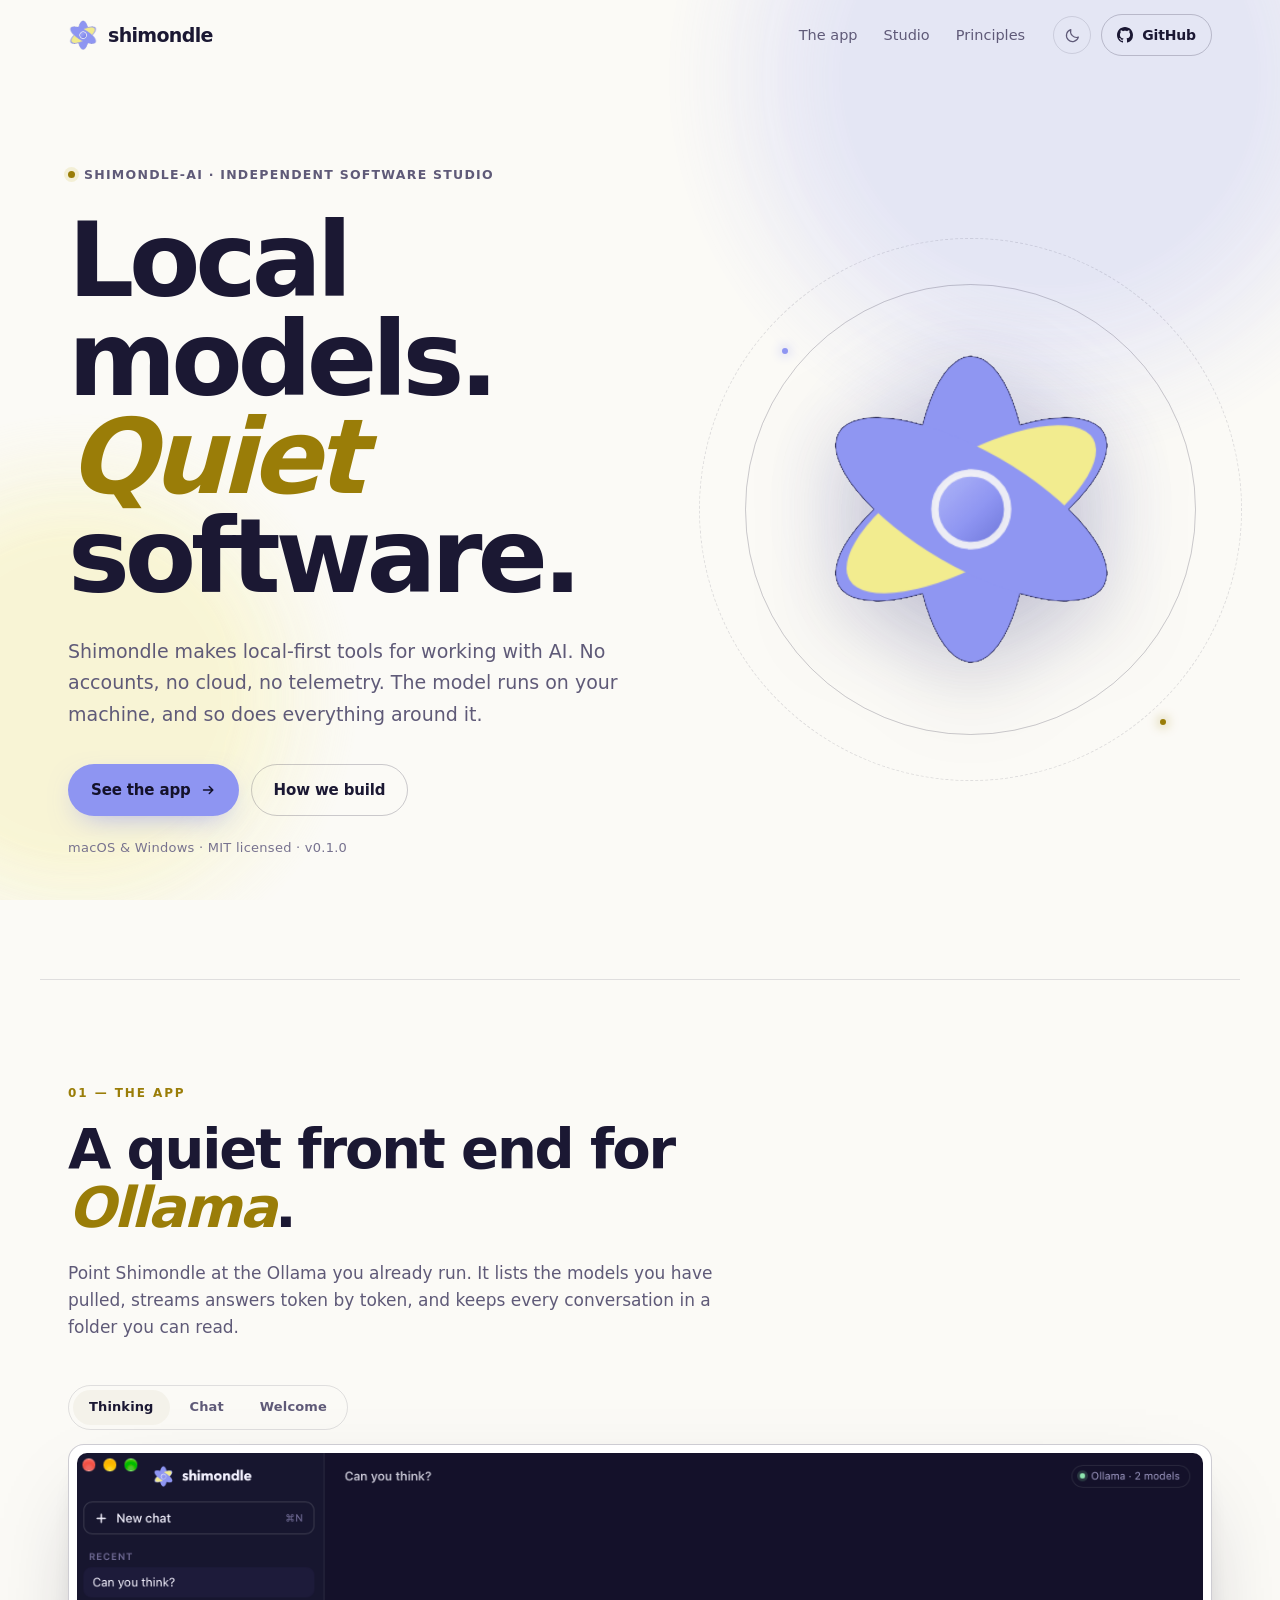
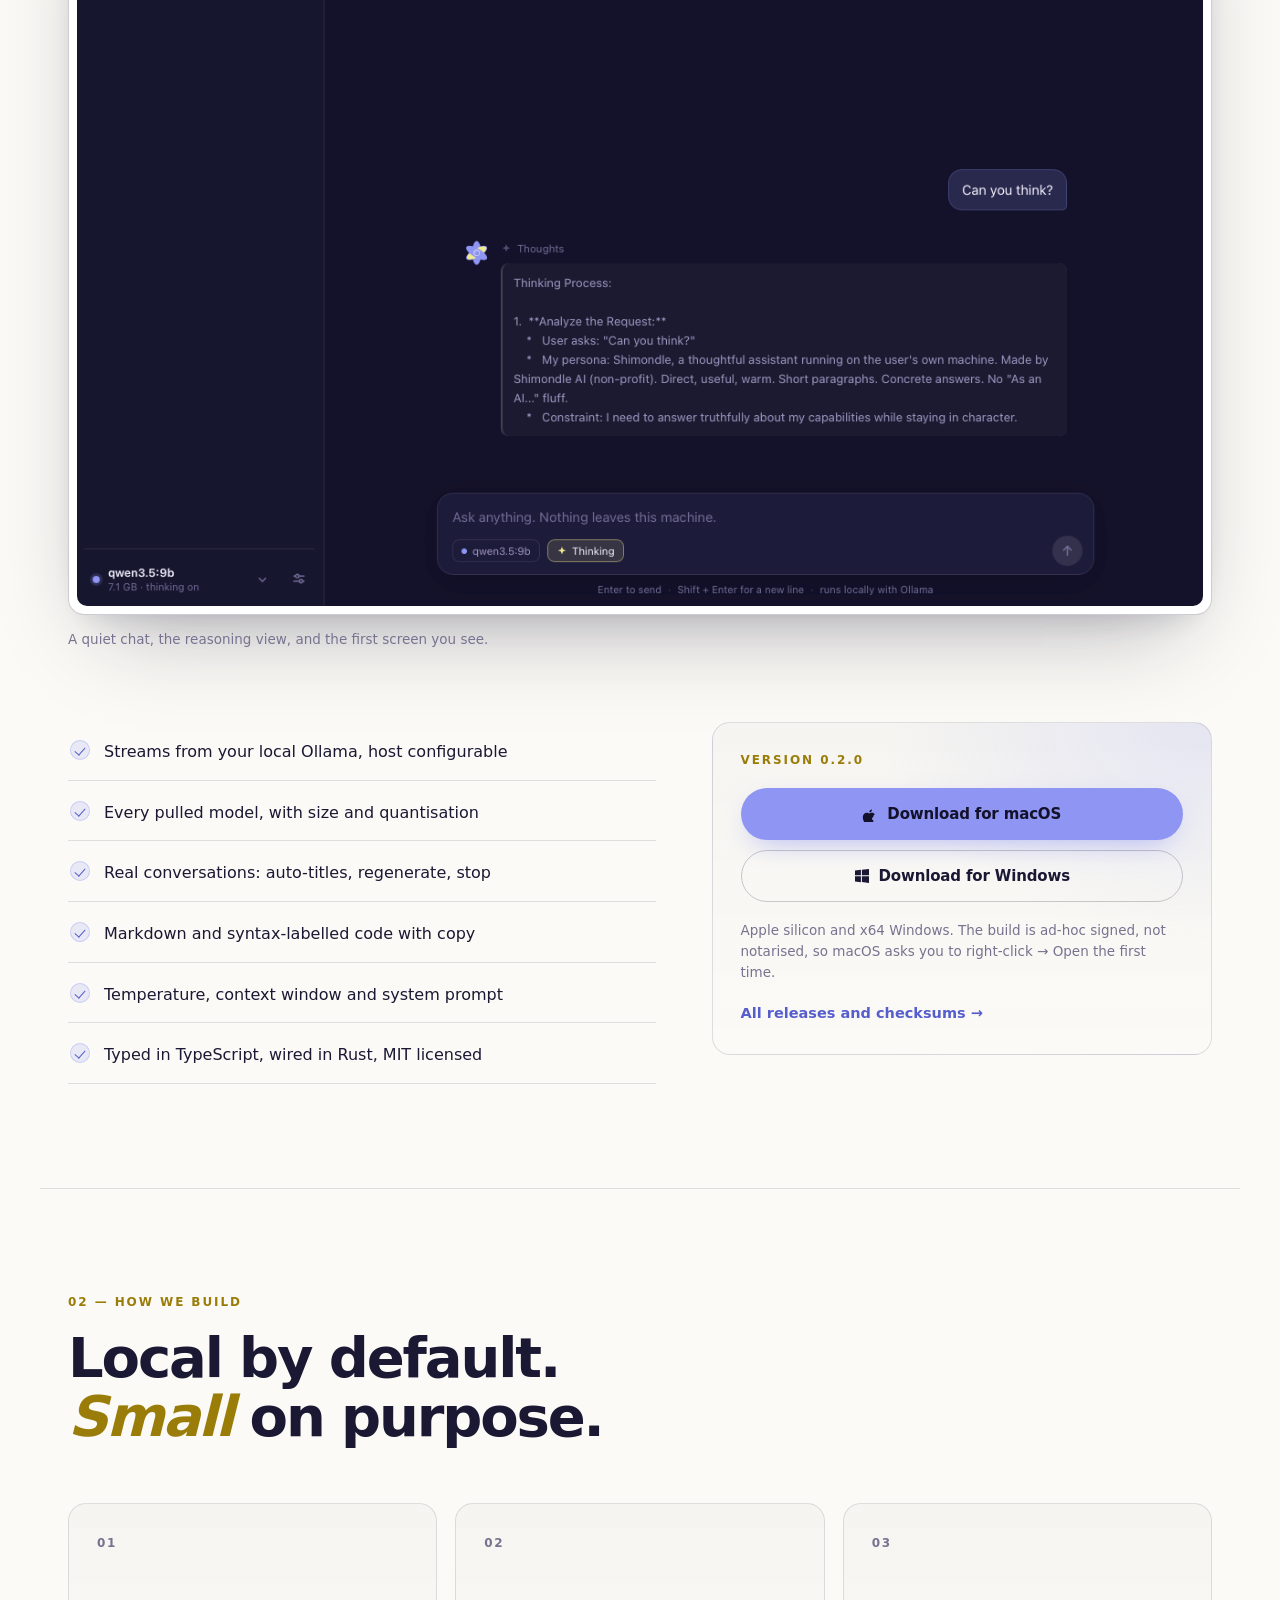
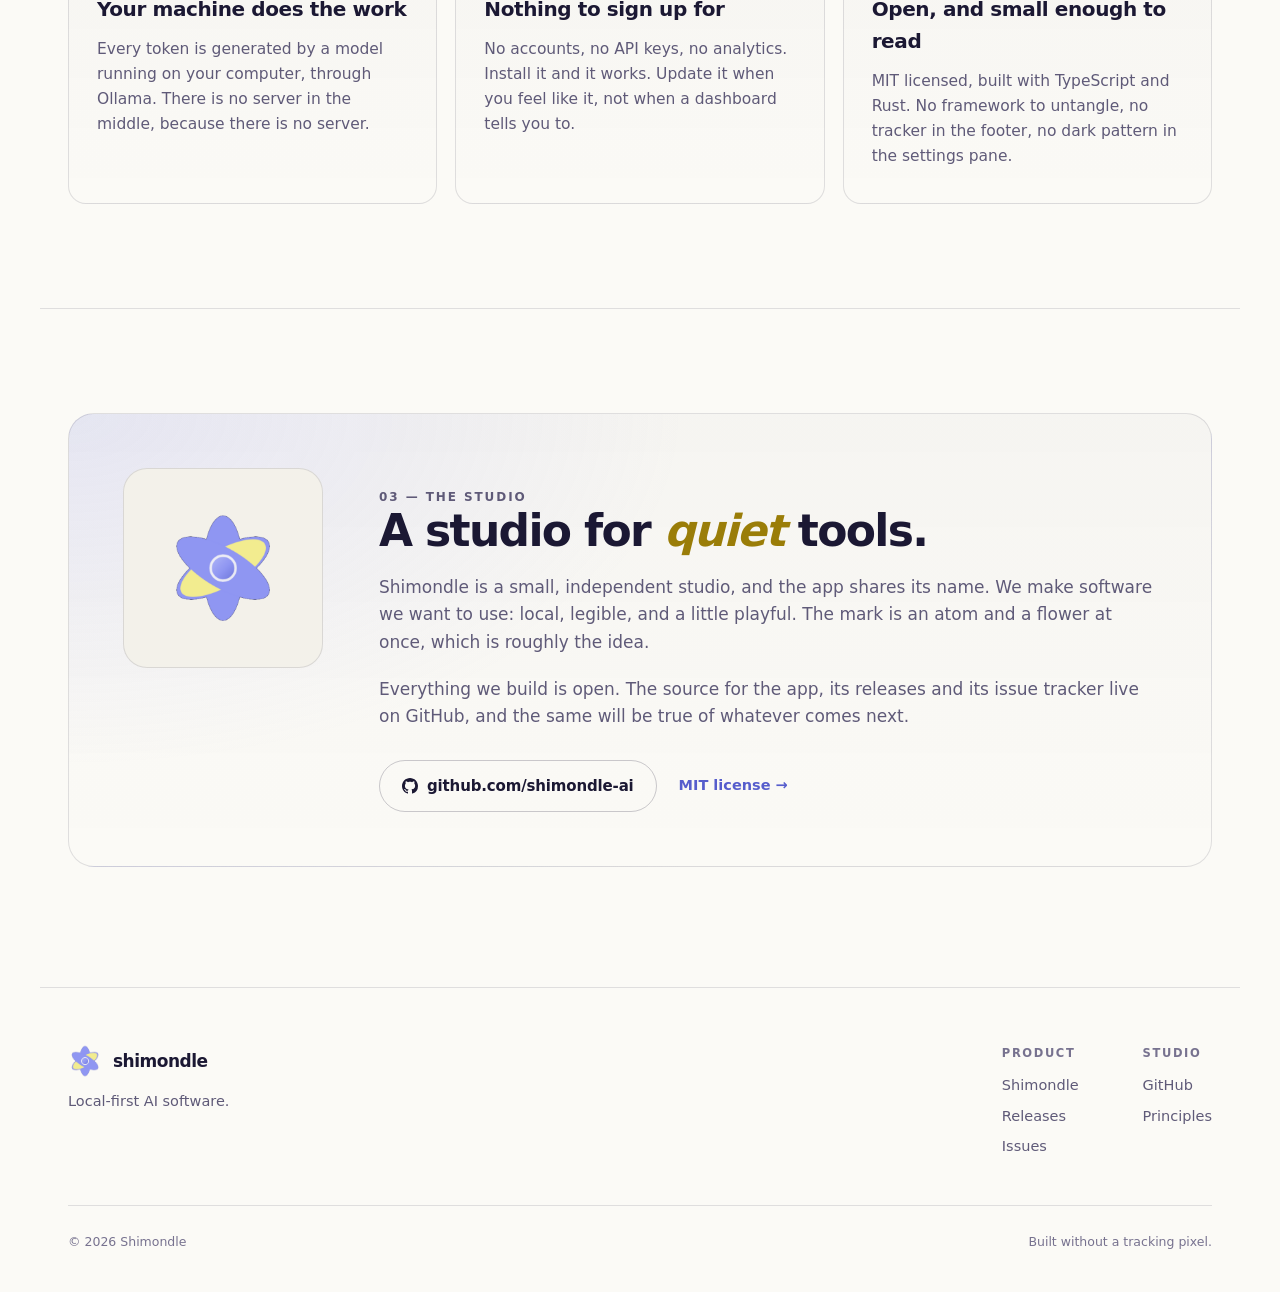
<file: index.html>
<!doctype html>
<html lang="en" data-theme="dark">
<head>
<meta charset="utf-8">
<meta name="viewport" content="width=device-width, initial-scale=1">
<title>Shimondle — local-first AI software</title>
<meta name="description" content="Shimondle is an independent studio building local-first AI software. Its first app is a quiet desktop front end for Ollama: no accounts, no cloud, no telemetry.">
<meta name="theme-color" content="#14122a">
<link rel="icon" href="assets/favicon-32.png" sizes="32x32" type="image/png">
<link rel="icon" href="assets/favicon-64.png" sizes="64x64" type="image/png">
<link rel="apple-touch-icon" href="assets/apple-touch-icon.png">
<meta property="og:type" content="website">
<meta property="og:site_name" content="Shimondle">
<meta property="og:title" content="Shimondle — local-first AI software">
<meta property="og:description" content="A small studio for local-first AI tools. No accounts, no cloud, no telemetry.">
<meta property="og:image" content="https://shimondle-ai.github.io/assets/og.png">
<meta property="og:url" content="https://shimondle-ai.github.io/">
<meta name="twitter:card" content="summary_large_image">
<link rel="stylesheet" href="styles.css">
<script type="application/ld+json">
{
  "@context": "https://schema.org",
  "@type": "Organization",
  "name": "Shimondle",
  "url": "https://shimondle-ai.github.io/",
  "logo": "https://shimondle-ai.github.io/assets/icon-512.png",
  "description": "An independent studio building local-first AI software.",
  "sameAs": ["https://github.com/shimondle-ai"]
}
</script>
</head>
<body>

<a class="skip" href="#main">Skip to content</a>

<div class="atmosphere" aria-hidden="true">
  <div class="glow glow-a"></div>
  <div class="glow glow-b"></div>
  <div class="grain"></div>
</div>

<header class="nav">
  <div class="nav-inner">
  <a class="brand" href="#top" aria-label="Shimondle home">
    <img class="brand-mark" src="assets/mark-dark.png" alt="" width="30" height="30">
    <span class="brand-word">shimondle</span>
  </a>

  <nav class="nav-links" aria-label="Main">
    <a href="#app">The app</a>
    <a href="#studio">Studio</a>
    <a href="#principles">Principles</a>
  </nav>

  <div class="nav-actions">
    <button class="theme-toggle" id="theme-toggle" type="button" aria-label="Switch to light theme" title="Switch theme">
      <svg class="icon-sun" viewBox="0 0 24 24" aria-hidden="true"><circle cx="12" cy="12" r="4.2"/><path d="M12 2.2v2.4M12 19.4v2.4M2.2 12h2.4M19.4 12h2.4M5.1 5.1l1.7 1.7M17.2 17.2l1.7 1.7M18.9 5.1l-1.7 1.7M6.8 17.2l-1.7 1.7"/></svg>
      <svg class="icon-moon" viewBox="0 0 24 24" aria-hidden="true"><path d="M20.3 14.4A8.6 8.6 0 0 1 9.6 3.7a8.6 8.6 0 1 0 10.7 10.7Z"/></svg>
    </button>
    <a class="btn btn-small btn-ghost" href="https://github.com/shimondle-ai" target="_blank" rel="noopener">
      <svg viewBox="0 0 16 16" aria-hidden="true"><path d="M8 0C3.58 0 0 3.58 0 8c0 3.54 2.29 6.53 5.47 7.59.4.07.55-.17.55-.38 0-.19-.01-.82-.01-1.49-2.01.37-2.53-.49-2.69-.94-.09-.23-.48-.94-.82-1.13-.28-.15-.68-.52-.01-.53.63-.01 1.08.58 1.23.82.72 1.21 1.87.87 2.33.66.07-.52.28-.87.51-1.07-1.78-.2-3.64-.89-3.64-3.95 0-.87.31-1.59.82-2.15-.08-.2-.36-1.02.08-2.12 0 0 .67-.21 2.2.82.64-.18 1.32-.27 2-.27s1.36.09 2 .27c1.53-1.04 2.2-.82 2.2-.82.44 1.1.16 1.92.08 2.12.51.56.82 1.27.82 2.15 0 3.07-1.87 3.75-3.65 3.95.29.25.54.73.54 1.48 0 1.07-.01 1.93-.01 2.2 0 .21.15.46.55.38A8.01 8.01 0 0 0 16 8c0-4.42-3.58-8-8-8Z"/></svg>
      GitHub
    </a>
  </div>
  </div>
</header>

<main id="main">

  <section class="hero" id="top">
    <div class="hero-copy">
      <p class="eyebrow"><span class="dot" aria-hidden="true"></span> shimondle-ai · independent software studio</p>
      <h1>Local models.<br><em>Quiet</em> software.</h1>
      <p class="lede">
        Shimondle makes local-first tools for working with AI. No accounts, no
        cloud, no telemetry. The model runs on your machine, and so does
        everything around it.
      </p>
      <div class="cta">
        <a class="btn btn-primary" href="#app">
          See the app
          <svg viewBox="0 0 16 16" aria-hidden="true"><path d="M2.8 8a.75.75 0 0 1 .75-.75h7.44L8.77 5.03a.75.75 0 1 1 1.06-1.06l3.5 3.5a.75.75 0 0 1 0 1.06l-3.5 3.5a.75.75 0 1 1-1.06-1.06l2.22-2.22H3.55A.75.75 0 0 1 2.8 8Z"/></svg>
        </a>
        <a class="btn btn-ghost" href="#principles">How we build</a>
      </div>
      <p class="hero-note">macOS &amp; Windows · MIT licensed · v0.1.0</p>
    </div>

    <div class="hero-mark" aria-hidden="true">
      <div class="orbit orbit-a"></div>
      <div class="orbit orbit-b"></div>
      <div class="mark-glow"></div>
      <img class="bloom" src="assets/mark-hi.png" alt="" width="360" height="360">
    </div>
  </section>

  <section class="section app" id="app">
    <div class="section-head">
      <p class="kicker">01 — The app</p>
      <h2>A quiet front end for <em>Ollama</em>.</h2>
      <p class="section-lede">
        Point Shimondle at the Ollama you already run. It lists the models you
        have pulled, streams answers token by token, and keeps every
        conversation in a folder you can read.
      </p>
    </div>

    <div class="shots">
      <div class="shot-tabs" role="group" aria-label="Screenshot view">
        <button class="shot-tab is-active" type="button" data-shot="thinking" aria-pressed="true">Thinking</button>
        <button class="shot-tab" type="button" data-shot="chat" aria-pressed="false">Chat</button>
        <button class="shot-tab" type="button" data-shot="welcome" aria-pressed="false">Welcome</button>
      </div>
      <figure class="shot">
        <img id="app-shot" src="assets/thinking.png" alt="Shimondle in its dark indigo theme, showing a model's reasoning in an expanded Thoughts panel." width="1233" height="824" loading="lazy">
      </figure>
      <p class="shot-caption">A quiet chat, the reasoning view, and the first screen you see.</p>
    </div>

    <div class="app-grid">
      <ul class="features">
        <li><span class="tick" aria-hidden="true"></span>Streams from your local Ollama, host configurable</li>
        <li><span class="tick" aria-hidden="true"></span>Every pulled model, with size and quantisation</li>
        <li><span class="tick" aria-hidden="true"></span>Real conversations: auto-titles, regenerate, stop</li>
        <li><span class="tick" aria-hidden="true"></span>Markdown and syntax-labelled code with copy</li>
        <li><span class="tick" aria-hidden="true"></span>Temperature, context window and system prompt</li>
        <li><span class="tick" aria-hidden="true"></span>Typed in TypeScript, wired in Rust, MIT licensed</li>
      </ul>

      <div class="download">
        <p class="kicker">Version 0.2.0</p>
        <div class="dl-buttons">
          <a class="btn btn-primary" href="https://github.com/shimondle-ai/shimondle/releases/download/v0.2.0/Shimondle_0.2.0_aarch64.dmg">
            <svg viewBox="0 0 16 16" aria-hidden="true"><path d="M11.18 11.15c-.02-1.94 1.58-2.87 1.65-2.92-.9-1.32-2.3-1.5-2.79-1.52-1.18-.12-2.3.7-2.9.7-.6 0-1.53-.68-2.52-.66-1.3.02-2.5.76-3.16 1.92-1.35 2.35-.35 5.82.97 7.73.64.93 1.4 1.98 2.04 1.94.82-.03 1.13-.53 2.12-.53.99 0 1.27.53 2.13.51.88-.02 1.44-.8 1.98-1.74.62-.92.88-1.81.9-1.86-.02-.01-1.72-.66-1.74-2.62zM9.3 5.4c.44-.53.74-1.27.66-2-.64.03-1.42.43-1.88.96-.41.47-.77 1.22-.67 1.94.71.06 1.43-.36 1.89-.9z"/></svg>
            Download for macOS
          </a>
          <a class="btn btn-ghost" href="https://github.com/shimondle-ai/shimondle/releases/download/v0.2.0/Shimondle_0.2.0_x64-setup.exe">
            <svg viewBox="0 0 16 16" aria-hidden="true"><path d="M1 2.6 6.9 1.8v5.5H1V2.6Zm6.9-.9L15 1v6.3H7.9V1.7ZM1 8.3h5.9v5.9L1 13.4V8.3Zm6.9 0H15V15l-7.1-1V8.3Z"/></svg>
            Download for Windows
          </a>
        </div>
        <p class="dl-note">
          Apple silicon and x64 Windows. The build is ad-hoc signed, not
          notarised, so macOS asks you to right-click → Open the first time.
        </p>
        <a class="text-link" href="https://github.com/shimondle-ai/shimondle/releases">All releases and checksums <span aria-hidden="true">→</span></a>
      </div>
    </div>
  </section>

  <section class="section principles" id="principles">
    <div class="section-head">
      <p class="kicker">02 — How we build</p>
      <h2>Local by default.<br><em>Small</em> on purpose.</h2>
    </div>
    <div class="cards">
      <article class="card">
        <span class="card-num">01</span>
        <h3>Your machine does the work</h3>
        <p>Every token is generated by a model running on your computer, through Ollama. There is no server in the middle, because there is no server.</p>
      </article>
      <article class="card">
        <span class="card-num">02</span>
        <h3>Nothing to sign up for</h3>
        <p>No accounts, no API keys, no analytics. Install it and it works. Update it when you feel like it, not when a dashboard tells you to.</p>
      </article>
      <article class="card">
        <span class="card-num">03</span>
        <h3>Open, and small enough to read</h3>
        <p>MIT licensed, built with TypeScript and Rust. No framework to untangle, no tracker in the footer, no dark pattern in the settings pane.</p>
      </article>
    </div>
  </section>

  <section class="section studio" id="studio">
    <div class="studio-inner">
      <div class="studio-mark" aria-hidden="true">
        <img src="assets/mark-hi.png" alt="" width="120" height="120">
      </div>
      <div class="studio-copy">
        <p class="kicker">03 — The studio</p>
        <h2>A studio for <em>quiet</em> tools.</h2>
        <p>
          Shimondle is a small, independent studio, and the app shares its name.
          We make software we want to use: local, legible, and a little playful.
          The mark is an atom and a flower at once, which is roughly the idea.
        </p>
        <p>
          Everything we build is open. The source for the app, its releases and
          its issue tracker live on GitHub, and the same will be true of whatever
          comes next.
        </p>
        <div class="studio-links">
          <a class="btn btn-ghost" href="https://github.com/shimondle-ai" target="_blank" rel="noopener">
            <svg viewBox="0 0 16 16" aria-hidden="true"><path d="M8 0C3.58 0 0 3.58 0 8c0 3.54 2.29 6.53 5.47 7.59.4.07.55-.17.55-.38 0-.19-.01-.82-.01-1.49-2.01.37-2.53-.49-2.69-.94-.09-.23-.48-.94-.82-1.13-.28-.15-.68-.52-.01-.53.63-.01 1.08.58 1.23.82.72 1.21 1.87.87 2.33.66.07-.52.28-.87.51-1.07-1.78-.2-3.64-.89-3.64-3.95 0-.87.31-1.59.82-2.15-.08-.2-.36-1.02.08-2.12 0 0 .67-.21 2.2.82.64-.18 1.32-.27 2-.27s1.36.09 2 .27c1.53-1.04 2.2-.82 2.2-.82.44 1.1.16 1.92.08 2.12.51.56.82 1.27.82 2.15 0 3.07-1.87 3.75-3.65 3.95.29.25.54.73.54 1.48 0 1.07-.01 1.93-.01 2.2 0 .21.15.46.55.38A8.01 8.01 0 0 0 16 8c0-4.42-3.58-8-8-8Z"/></svg>
            github.com/shimondle-ai
          </a>
          <a class="text-link" href="https://github.com/shimondle-ai/shimondle/blob/main/LICENSE">MIT license <span aria-hidden="true">→</span></a>
        </div>
      </div>
    </div>
  </section>

</main>

<footer class="footer">
  <div class="footer-main">
    <div class="footer-brand">
      <img src="assets/mark-hi.png" alt="" width="34" height="34">
      <span>shimondle</span>
    </div>
    <p class="footer-tag">Local-first AI software.</p>
  </div>
  <div class="footer-cols">
    <div>
      <h4>Product</h4>
      <a href="https://github.com/shimondle-ai/shimondle">Shimondle</a>
      <a href="https://github.com/shimondle-ai/shimondle/releases">Releases</a>
      <a href="https://github.com/shimondle-ai/shimondle/issues">Issues</a>
    </div>
    <div>
      <h4>Studio</h4>
      <a href="https://github.com/shimondle-ai">GitHub</a>
      <a href="#principles">Principles</a>
    </div>
  </div>
  <div class="footer-base">
    <span>© <span id="year">2026</span> Shimondle</span>
    <span>Built without a tracking pixel.</span>
  </div>
</footer>

<script src="script.js"></script>
</body>
</html>
</file>
<file: styles.css>
/* ------------------------------------------------------------------
   Shimondle — shimondle-ai.github.io
   Palette: periwinkle #8E95F2, butter #F2EB8E, indigo #14122A
   ------------------------------------------------------------------ */

:root {
  --bg: #14122a;
  --bg-2: #171530;
  --panel: #1d1a3a;
  --panel-2: #262150;
  --ink: #f3f1ff;
  --muted: #a9a4ce;
  --faint: #7c77a3;
  --line: rgba(255, 255, 255, 0.09);
  --line-strong: rgba(255, 255, 255, 0.16);
  --accent: #8e95f2;
  --accent-ink: #bcc0fb;
  --accent-soft: rgba(142, 149, 242, 0.14);
  --butter: #f2eb8e;
  --butter-soft: rgba(242, 235, 142, 0.12);
  --nav-bg: rgba(20, 18, 42, 0.72);
  --glow-a: rgba(142, 149, 242, 0.20);
  --glow-b: rgba(242, 235, 142, 0.09);
  --card-bg: linear-gradient(180deg, rgba(255, 255, 255, 0.035), rgba(255, 255, 255, 0));
  --shadow: 0 40px 90px -30px rgba(4, 3, 14, 0.9), 0 14px 34px -18px rgba(4, 3, 14, 0.8);
  --radius: 18px;
  color-scheme: dark;
}

html[data-theme="light"] {
  --bg: #fbfaf6;
  --bg-2: #f3f1ea;
  --panel: #ffffff;
  --panel-2: #f4f2ea;
  --ink: #1b1833;
  --muted: #5f5a78;
  --faint: #77728f;
  --line: rgba(27, 24, 51, 0.12);
  --line-strong: rgba(27, 24, 51, 0.22);
  --accent: #8e95f2;
  --accent-ink: #565dcc;
  --accent-soft: rgba(142, 149, 242, 0.16);
  --butter: #9a7d08;
  --butter-soft: rgba(194, 178, 26, 0.14);
  --nav-bg: rgba(251, 250, 246, 0.78);
  --glow-a: rgba(142, 149, 242, 0.22);
  --glow-b: rgba(242, 235, 142, 0.35);
  --card-bg: linear-gradient(180deg, rgba(27, 24, 51, 0.025), rgba(27, 24, 51, 0));
  --shadow: 0 40px 90px -34px rgba(27, 24, 51, 0.35), 0 14px 34px -20px rgba(27, 24, 51, 0.22);
  color-scheme: light;
}

* { box-sizing: border-box; }

html {
  overflow-x: clip;
  scroll-behavior: smooth;
  scroll-padding-top: 96px;
  -webkit-text-size-adjust: 100%;
}

body {
  margin: 0;
  background: var(--bg);
  color: var(--ink);
  font-family: "Avenir Next", Avenir, -apple-system, BlinkMacSystemFont, "SF Pro Text", "Segoe UI", system-ui, sans-serif;
  font-size: 17px;
  line-height: 1.6;
  -webkit-font-smoothing: antialiased;
  overflow-x: hidden;
}

img { max-width: 100%; display: block; }

a { color: inherit; }

::selection { background: var(--accent); color: #14122a; }

:focus-visible {
  outline: 2px solid var(--accent);
  outline-offset: 3px;
  border-radius: 6px;
}

.skip {
  position: absolute;
  left: 16px;
  top: -60px;
  z-index: 100;
  padding: 10px 16px;
  border-radius: 10px;
  background: var(--panel-2);
  color: var(--ink);
  text-decoration: none;
  transition: top 0.2s ease;
}
.skip:focus { top: 16px; }

/* ---------- atmosphere ---------- */

.atmosphere {
  position: fixed;
  inset: 0;
  z-index: -1;
  pointer-events: none;
  overflow: hidden;
}

.glow {
  position: absolute;
  border-radius: 50%;
  filter: blur(60px);
  opacity: 0.9;
  -webkit-mask-image: radial-gradient(circle, #000 38%, transparent 72%);
  mask-image: radial-gradient(circle, #000 38%, transparent 72%);
}

.glow-a {
  width: 60vw;
  height: 60vw;
  max-width: 900px;
  max-height: 900px;
  top: -24vw;
  right: -12vw;
  background: var(--glow-a);
}

.glow-b {
  width: 44vw;
  height: 44vw;
  max-width: 640px;
  max-height: 640px;
  top: 46vh;
  left: -16vw;
  background: var(--glow-b);
}

.grain {
  position: absolute;
  inset: 0;
  opacity: 0.16;
  background-image: radial-gradient(rgba(255, 255, 255, 0.22) 0.6px, transparent 0.6px);
  background-size: 22px 22px;
  mask-image: linear-gradient(180deg, rgba(0, 0, 0, 0.7), transparent 70%);
}

html[data-theme="light"] .grain {
  opacity: 0.3;
  background-image: radial-gradient(rgba(27, 24, 51, 0.22) 0.6px, transparent 0.6px);
}

/* ---------- nav ---------- */

.nav {
  position: sticky;
  top: 0;
  z-index: 40;
  background: transparent;
  border-bottom: 1px solid transparent;
  transition: background 0.25s ease, border-color 0.25s ease;
}

body.scrolled .nav {
  background: var(--nav-bg);
  backdrop-filter: saturate(160%) blur(16px);
  -webkit-backdrop-filter: saturate(160%) blur(16px);
  border-bottom-color: var(--line);
}

.nav-inner {
  display: flex;
  align-items: center;
  gap: 28px;
  max-width: 1200px;
  margin: 0 auto;
  padding: 14px 28px;
}

body.scrolled .nav { border-bottom-color: var(--line); }

.brand {
  display: inline-flex;
  align-items: center;
  gap: 10px;
  text-decoration: none;
  margin-right: auto;
  -webkit-user-select: none;
  user-select: none;
}

.brand-mark { width: 30px; height: 30px; }

.brand-word {
  font-weight: 700;
  font-size: 19px;
  letter-spacing: -0.035em;
}

.nav-links {
  display: flex;
  align-items: center;
  gap: 26px;
}

.nav-links a {
  font-size: 14.5px;
  color: var(--muted);
  text-decoration: none;
  transition: color 0.18s ease;
}

.nav-links a:hover { color: var(--ink); }

.nav-actions { display: flex; align-items: center; gap: 10px; }

.theme-toggle {
  display: grid;
  place-items: center;
  width: 38px;
  height: 38px;
  padding: 0;
  border: 1px solid var(--line);
  border-radius: 50%;
  background: transparent;
  color: var(--muted);
  cursor: pointer;
  transition: color 0.18s ease, border-color 0.18s ease, background 0.18s ease;
}

.theme-toggle:hover {
  color: var(--ink);
  border-color: var(--line-strong);
  background: var(--accent-soft);
}

.theme-toggle svg {
  width: 17px;
  height: 17px;
  fill: none;
  stroke: currentColor;
  stroke-width: 1.7;
  stroke-linecap: round;
  stroke-linejoin: round;
}

html[data-theme="light"] .icon-sun { display: none; }
html[data-theme="dark"] .icon-moon { display: none; }

/* ---------- buttons ---------- */

.btn {
  display: inline-flex;
  align-items: center;
  justify-content: center;
  gap: 9px;
  padding: 13px 22px;
  border: 1px solid transparent;
  border-radius: 999px;
  font-size: 15px;
  font-weight: 600;
  letter-spacing: -0.01em;
  text-decoration: none;
  cursor: pointer;
  transition: transform 0.18s ease, background 0.18s ease, border-color 0.18s ease, box-shadow 0.18s ease;
}

.btn svg { width: 16px; height: 16px; fill: currentColor; flex: none; }

.btn:hover { transform: translateY(-1px); }
.btn:active { transform: translateY(0); }

.btn-primary {
  background: var(--accent);
  color: #14122a;
  box-shadow: 0 10px 30px -12px rgba(142, 149, 242, 0.8);
}

.btn-primary:hover { background: #9ba1f5; }

.btn-ghost {
  border-color: var(--line-strong);
  color: var(--ink);
  background: transparent;
}

.btn-ghost:hover { background: var(--accent-soft); border-color: var(--accent); }

.btn-small { padding: 9px 15px; font-size: 14px; }

.text-link {
  display: inline-block;
  color: var(--accent-ink);
  font-size: 14.5px;
  font-weight: 600;
  text-decoration: none;
  border-bottom: 1px solid transparent;
  transition: border-color 0.18s ease;
}

.text-link span { display: inline-block; transition: transform 0.18s ease; }
.text-link:hover { border-bottom-color: currentColor; }
.text-link:hover span { transform: translateX(3px); }

/* ---------- hero ---------- */

.hero {
  display: grid;
  grid-template-columns: minmax(0, 1.12fr) minmax(0, 0.88fr);
  align-items: center;
  gap: 48px;
  max-width: 1200px;
  margin: 0 auto;
  padding: 88px 28px 120px;
  min-height: calc(100vh - 67px);
}

.eyebrow {
  display: inline-flex;
  align-items: center;
  gap: 9px;
  margin: 0 0 26px;
  font-size: 12.5px;
  font-weight: 600;
  letter-spacing: 0.1em;
  text-transform: uppercase;
  color: var(--muted);
}

.dot {
  width: 7px;
  height: 7px;
  border-radius: 50%;
  background: var(--butter);
  box-shadow: 0 0 0 4px var(--butter-soft);
}

h1 {
  margin: 0;
  font-size: clamp(54px, 8.4vw, 104px);
  line-height: 0.95;
  letter-spacing: -0.05em;
  font-weight: 700;
}

h1 em, h2 em {
  font-style: italic;
  color: var(--butter);
}

.lede {
  max-width: 34em;
  margin: 30px 0 0;
  font-size: clamp(17px, 1.5vw, 19px);
  line-height: 1.65;
  color: var(--muted);
}

.cta {
  display: flex;
  flex-wrap: wrap;
  gap: 12px;
  margin-top: 34px;
}

.hero-note {
  margin: 22px 0 0;
  font-size: 13px;
  letter-spacing: 0.02em;
  color: var(--faint);
}

/* hero mark */

.hero-mark {
  position: relative;
  display: grid;
  place-items: center;
  aspect-ratio: 1;
  width: min(100%, 460px);
  margin: 0 auto;
}

.mark-glow {
  position: absolute;
  inset: 8%;
  border-radius: 50%;
  background: radial-gradient(circle, rgba(142, 149, 242, 0.34), rgba(142, 149, 242, 0.06) 55%, transparent 72%);
  filter: blur(18px);
}

.bloom {
  position: relative;
  width: 76%;
  height: auto;
  filter: drop-shadow(0 24px 54px rgba(5, 4, 16, 0.55));
  animation: float 9s ease-in-out infinite;
}

html[data-theme="light"] .bloom {
  filter: drop-shadow(0 22px 44px rgba(27, 24, 51, 0.18));
}



.orbit {
  position: absolute;
  border-radius: 50%;
  border: 1px solid var(--line-strong);
}

.orbit::after {
  content: "";
  position: absolute;
  width: 6px;
  height: 6px;
  border-radius: 50%;
  background: var(--accent);
  box-shadow: 0 0 12px var(--accent);
}

.orbit-a {
  inset: 1%;
  animation: spin 46s linear infinite;
}

.orbit-a::after { top: 14%; left: 8%; }

.orbit-b {
  inset: -9%;
  border-style: dashed;
  border-color: var(--line);
  animation: spin 78s linear infinite reverse;
}

.orbit-b::after { bottom: 10%; right: 14%; background: var(--butter); box-shadow: 0 0 12px var(--butter); }

@keyframes spin { to { transform: rotate(360deg); } }
@keyframes float {
  0%, 100% { transform: translateY(0); }
  50% { transform: translateY(-12px); }
}

/* ---------- sections ---------- */

.section {
  max-width: 1200px;
  margin: 0 auto;
  padding: 104px 28px;
  border-top: 1px solid var(--line);
}

.section-head { max-width: 720px; }

.kicker {
  margin: 0 0 16px;
  font-size: 12px;
  font-weight: 700;
  letter-spacing: 0.16em;
  text-transform: uppercase;
  color: var(--butter);
}

h2 {
  margin: 0;
  font-size: clamp(34px, 4.6vw, 56px);
  line-height: 1.06;
  letter-spacing: -0.038em;
  font-weight: 700;
}

.section-lede {
  max-width: 40em;
  margin: 22px 0 0;
  color: var(--muted);
}

/* ---------- app shots ---------- */

.shots { margin: 44px 0 0; }

.shot-tabs {
  display: inline-flex;
  gap: 4px;
  padding: 4px;
  margin-bottom: 14px;
  border: 1px solid var(--line);
  border-radius: 999px;
}

.shot-tab {
  padding: 7px 16px;
  border: 0;
  border-radius: 999px;
  background: transparent;
  color: var(--muted);
  font: inherit;
  font-size: 13px;
  font-weight: 600;
  letter-spacing: 0.01em;
  cursor: pointer;
  transition: background 0.18s ease, color 0.18s ease;
}

.shot-tab:hover { color: var(--ink); }

.shot-tab.is-active {
  background: var(--panel-2);
  color: var(--ink);
}

.shot {
  margin: 0;
  background: var(--panel);
  border: 1px solid var(--line-strong);
  border-radius: 16px;
  padding: 8px;
  box-shadow: var(--shadow);
  overflow: hidden;
}

.shot img {
  width: 100%;
  height: auto;
  display: block;
  border-radius: 10px;
  transition: opacity 0.18s ease;
}

.shot img.is-swapping { opacity: 0; }

.shot-caption {
  margin: 14px 0 0;
  font-size: 13.5px;
  color: var(--faint);
}

.app-grid {
  display: grid;
  grid-template-columns: minmax(0, 1.08fr) minmax(0, 0.92fr);
  gap: 56px;
  align-items: start;
  margin-top: 72px;
}

.features {
  list-style: none;
  margin: 0;
  padding: 0;
  display: grid;
  gap: 2px;
}

.features li {
  display: flex;
  align-items: baseline;
  gap: 14px;
  padding: 15px 2px;
  border-bottom: 1px solid var(--line);
  font-size: 16px;
}

.tick {
  position: relative;
  flex: none;
  width: 20px;
  height: 20px;
  border-radius: 50%;
  background: var(--accent-soft);
  border: 1px solid rgba(142, 149, 242, 0.35);
  transform: translateY(3px);
}

.tick::after {
  content: "";
  position: absolute;
  left: 6px;
  top: 4px;
  width: 5px;
  height: 9px;
  border-right: 1.8px solid var(--accent-ink);
  border-bottom: 1.8px solid var(--accent-ink);
  transform: rotate(42deg);
}

.download {
  padding: 28px;
  border: 1px solid var(--line);
  border-radius: var(--radius);
  background:
    radial-gradient(120% 120% at 100% 0%, var(--accent-soft), transparent 55%),
    var(--card-bg);
}

.download .kicker { margin-bottom: 18px; }

.dl-buttons { display: grid; gap: 10px; }

.dl-buttons .btn { width: 100%; }

.dl-note {
  margin: 18px 0 16px;
  font-size: 13.5px;
  line-height: 1.55;
  color: var(--faint);
}

/* ---------- principles ---------- */

.cards {
  display: grid;
  grid-template-columns: repeat(3, minmax(0, 1fr));
  gap: 18px;
  margin-top: 56px;
}

.card {
  position: relative;
  padding: 30px 28px 34px;
  border: 1px solid var(--line);
  border-radius: var(--radius);
  background: var(--card-bg);
  overflow: hidden;
  transition: border-color 0.25s ease, transform 0.25s ease, background 0.25s ease;
}

.card::before {
  content: "";
  position: absolute;
  inset: 0 0 auto;
  height: 1px;
  background: linear-gradient(90deg, transparent, var(--accent), transparent);
  opacity: 0;
  transition: opacity 0.3s ease;
}

.card:hover {
  transform: translateY(-4px);
  border-color: var(--line-strong);
}

.card:hover::before { opacity: 0.8; }

.card-num {
  display: block;
  margin-bottom: 40px;
  font-size: 12px;
  font-weight: 700;
  letter-spacing: 0.14em;
  color: var(--faint);
}

.card h3 {
  margin: 0 0 12px;
  font-size: 20px;
  letter-spacing: -0.02em;
}

.card p {
  margin: 0;
  font-size: 15.5px;
  line-height: 1.62;
  color: var(--muted);
}

/* ---------- studio ---------- */

.studio { padding-bottom: 120px; }

.studio-inner {
  display: grid;
  grid-template-columns: 200px minmax(0, 1fr);
  gap: 56px;
  align-items: start;
  padding: 54px;
  border: 1px solid var(--line);
  border-radius: 26px;
  background:
    radial-gradient(90% 130% at 0% 0%, var(--accent-soft), transparent 60%),
    var(--card-bg);
}

.studio-mark {
  position: relative;
  display: grid;
  place-items: center;
  aspect-ratio: 1;
  border: 1px solid var(--line);
  border-radius: 24px;
  background: var(--bg-2);
}

.studio-mark img { width: 120px; height: 120px; }

.studio-copy h2 { font-size: clamp(30px, 3.6vw, 44px); }

.studio-copy p {
  max-width: 46em;
  margin: 20px 0 0;
  color: var(--muted);
}

.studio-links {
  display: flex;
  flex-wrap: wrap;
  align-items: center;
  gap: 22px;
  margin-top: 30px;
}

/* ---------- footer ---------- */

.footer {
  border-top: 1px solid var(--line);
  max-width: 1200px;
  margin: 0 auto;
  padding: 56px 28px 40px;
  display: grid;
  grid-template-columns: minmax(0, 1fr) auto;
  gap: 40px;
}

.footer-brand {
  display: flex;
  align-items: center;
  gap: 11px;
  font-weight: 700;
  font-size: 17px;
  letter-spacing: -0.03em;
}

.footer-brand img { width: 34px; height: 34px; }

.footer-tag {
  margin: 12px 0 0;
  font-size: 14.5px;
  color: var(--muted);
}

.footer-cols {
  display: flex;
  gap: 64px;
}

.footer-cols h4 {
  margin: 0 0 12px;
  font-size: 11.5px;
  letter-spacing: 0.14em;
  text-transform: uppercase;
  color: var(--faint);
}

.footer-cols a {
  display: block;
  margin: 7px 0;
  font-size: 14.5px;
  color: var(--muted);
  text-decoration: none;
}

.footer-cols a:hover { color: var(--ink); }

.footer-base {
  grid-column: 1 / -1;
  display: flex;
  flex-wrap: wrap;
  justify-content: space-between;
  gap: 10px;
  padding-top: 26px;
  border-top: 1px solid var(--line);
  font-size: 12.5px;
  color: var(--faint);
}

/* ---------- reveal ---------- */

.reveal {
  opacity: 0;
  transform: translateY(18px);
  transition: opacity 0.7s cubic-bezier(0.22, 0.8, 0.3, 1), transform 0.7s cubic-bezier(0.22, 0.8, 0.3, 1);
}

.reveal.in { opacity: 1; transform: none; }

/* ---------- responsive ---------- */

@media (max-width: 980px) {
  .hero {
    grid-template-columns: 1fr;
    gap: 24px;
    padding: 64px 24px 88px;
    min-height: 0;
  }

  .hero-mark { order: -1; width: min(76vw, 330px); }

  .app-grid { grid-template-columns: 1fr; gap: 40px; }

  .cards { grid-template-columns: 1fr; }

  .card-num { margin-bottom: 22px; }

  .studio-inner { grid-template-columns: 1fr; gap: 32px; padding: 36px; }

  .studio-mark { width: 132px; }
}

@media (max-width: 760px) {
  body { font-size: 16px; }

  .nav-inner { padding: 12px 20px; gap: 12px; }
  .nav-links { display: none; }
  .brand-word { font-size: 17.5px; }

  .section { padding: 76px 20px; }

  .shots { margin-top: 36px; }
  .shot-caption { margin: 12px 0 0; }

  .app-grid { margin-top: 44px; }

  .studio-inner { padding: 26px 22px 30px; border-radius: 20px; }

  .footer { grid-template-columns: 1fr; gap: 30px; padding: 44px 20px 32px; }
  .footer-cols { gap: 48px; }
}

@media (max-width: 420px) {
  .hero-note { font-size: 12px; }
  .btn { width: 100%; }
  .cta { flex-direction: column; }
  .studio-links .btn { width: auto; }
}

@media (prefers-reduced-motion: reduce) {
  html { scroll-behavior: auto; }
  .bloom, .orbit { animation: none; }
  .reveal { opacity: 1; transform: none; transition: none; }
  .btn, .card, .text-link span { transition: none; }
}
</file>
